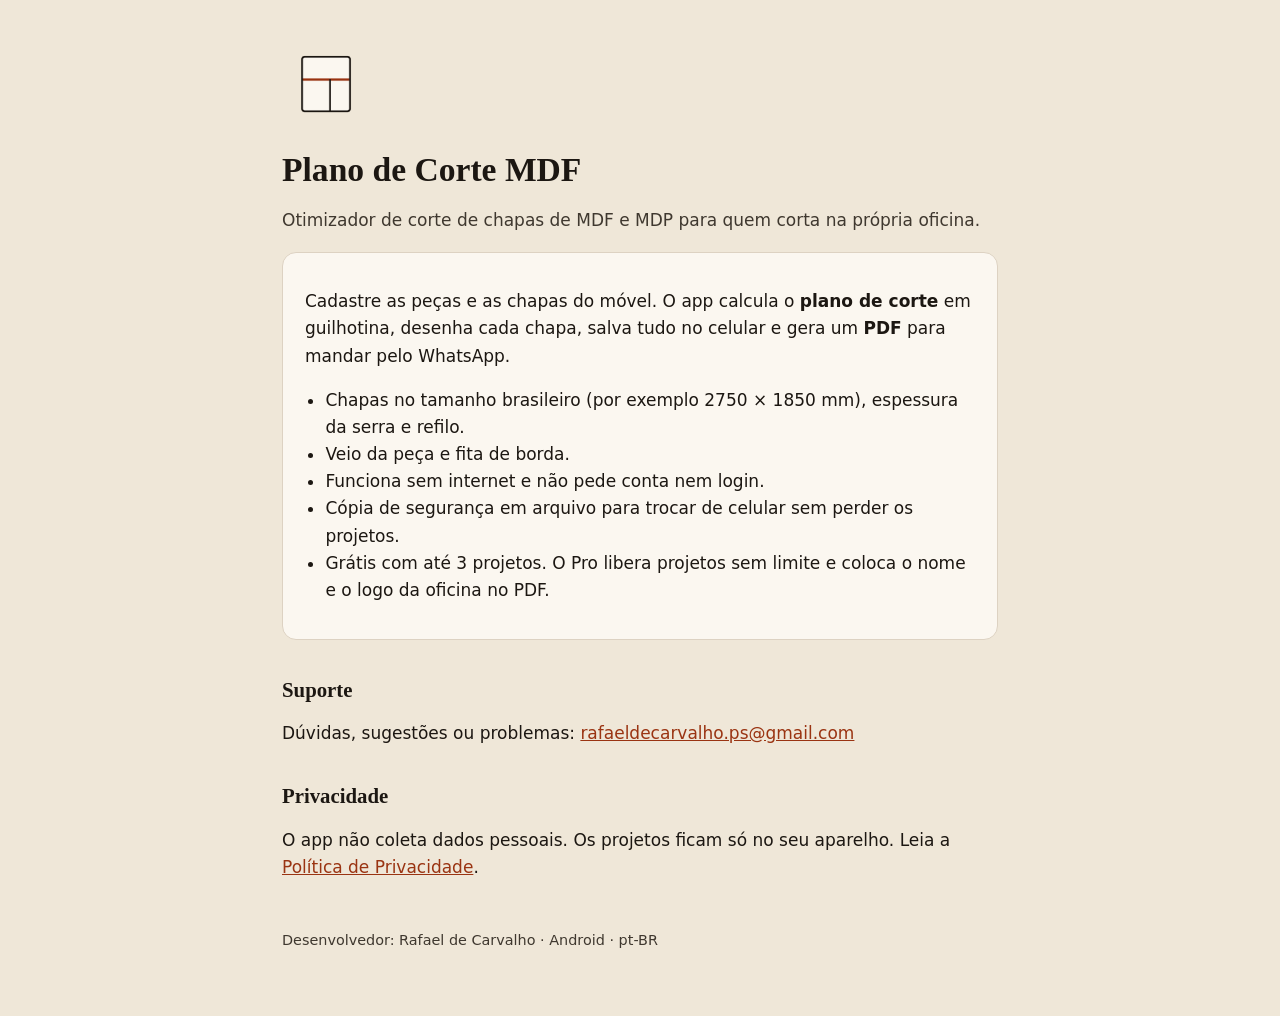
<file: index.html>
<!doctype html>
<html lang="pt-BR">
<head>
<meta charset="utf-8">
<meta name="viewport" content="width=device-width,initial-scale=1">
<title>Plano de Corte MDF: otimizador de corte de chapas para marceneiros</title>
<meta name="description" content="App Android de plano de corte de MDF e MDP para marceneiros. Otimiza o corte das chapas, desenha o plano, salva no celular e exporta PDF para o WhatsApp. Funciona offline.">
<link rel="icon" href="icon.png">
<link rel="stylesheet" href="style.css">
</head>
<body>
<main>
<header>
<img src="icon.png" alt="Ícone do Plano de Corte MDF">
<h1>Plano de Corte MDF</h1>
<p class="muted">Otimizador de corte de chapas de MDF e MDP para quem corta na própria oficina.</p>
</header>

<div class="card">
<p>Cadastre as peças e as chapas do móvel. O app calcula o <strong>plano de corte</strong> em guilhotina, desenha cada chapa, salva tudo no celular e gera um <strong>PDF</strong> para mandar pelo WhatsApp.</p>
<ul>
<li>Chapas no tamanho brasileiro (por exemplo 2750 × 1850 mm), espessura da serra e refilo.</li>
<li>Veio da peça e fita de borda.</li>
<li>Funciona sem internet e não pede conta nem login.</li>
<li>Cópia de segurança em arquivo para trocar de celular sem perder os projetos.</li>
<li>Grátis com até 3 projetos. O Pro libera projetos sem limite e coloca o nome e o logo da oficina no PDF.</li>
</ul>
</div>

<h2>Suporte</h2>
<p>Dúvidas, sugestões ou problemas: <a href="mailto:rafaeldecarvalho.ps@gmail.com">rafaeldecarvalho.ps@gmail.com</a></p>

<h2>Privacidade</h2>
<p>O app não coleta dados pessoais. Os projetos ficam só no seu aparelho. Leia a <a href="privacidade.html">Política de Privacidade</a>.</p>

<footer>Desenvolvedor: Rafael de Carvalho · Android · pt-BR</footer>
</main>
</body>
</html>
</file>
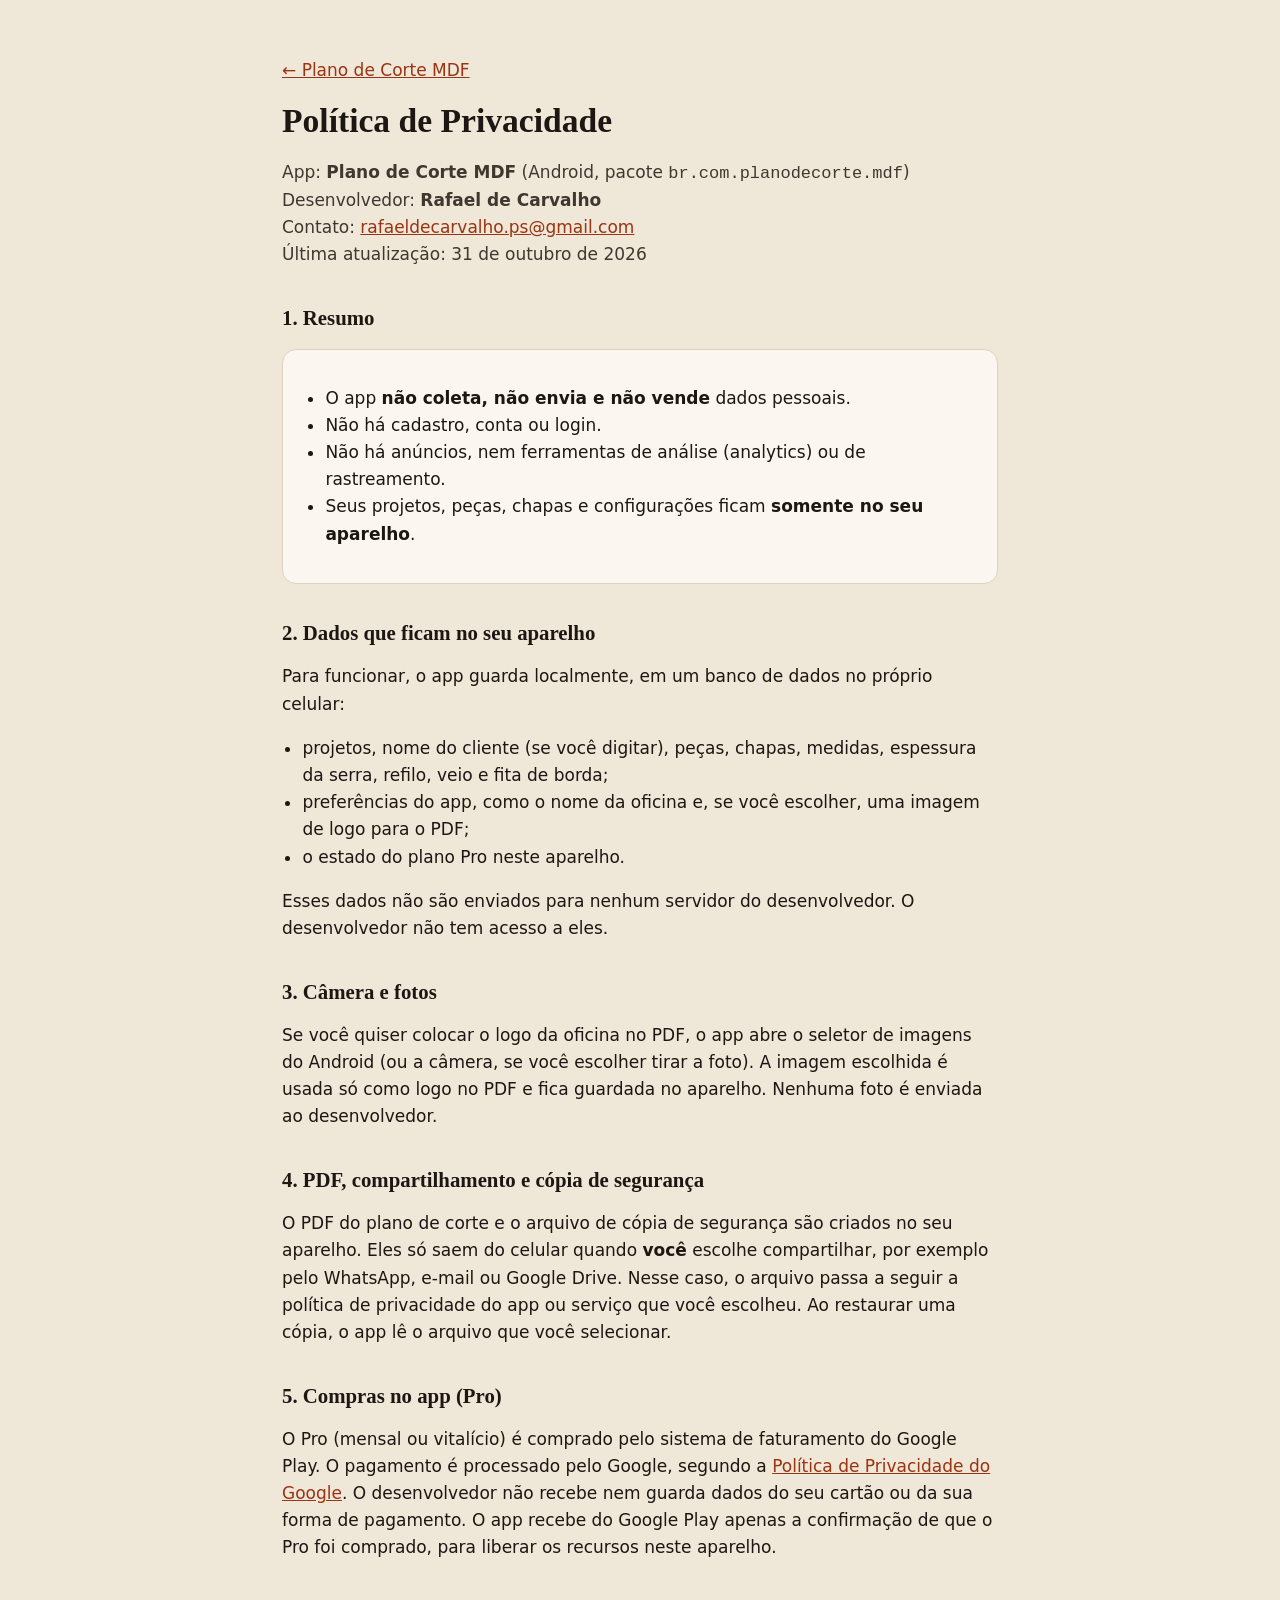
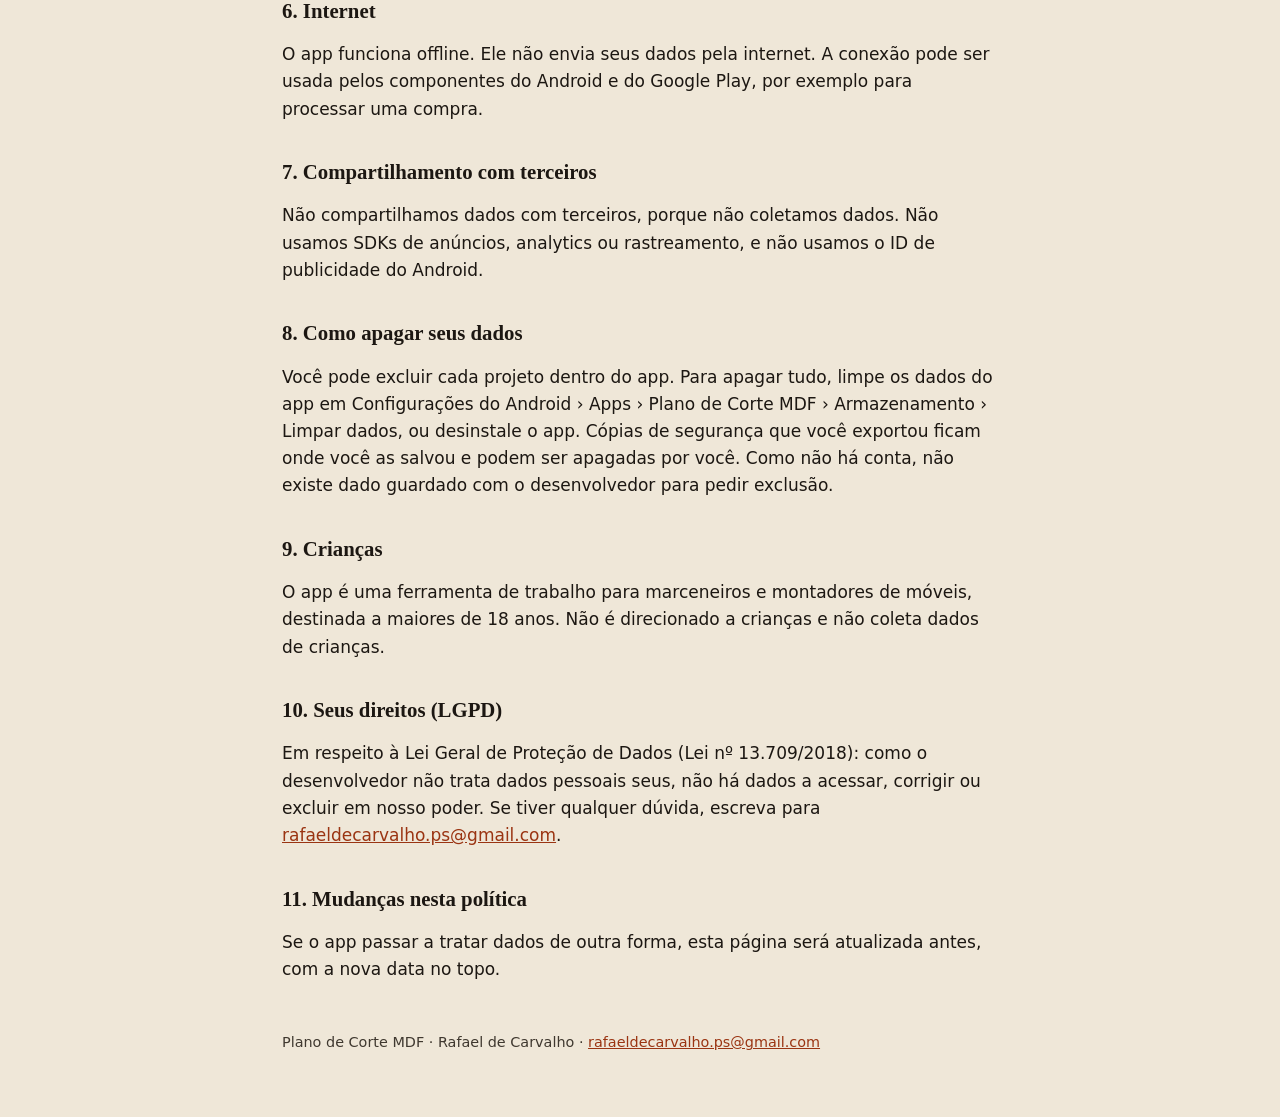
<file: privacidade.html>
<!doctype html>
<html lang="pt-BR">
<head>
<meta charset="utf-8">
<meta name="viewport" content="width=device-width,initial-scale=1">
<title>Política de Privacidade · Plano de Corte MDF</title>
<meta name="description" content="Política de Privacidade do app Android Plano de Corte MDF (br.com.planodecorte.mdf).">
<link rel="icon" href="icon.png">
<link rel="stylesheet" href="style.css">
</head>
<body>
<main>
<p><a href="index.html">← Plano de Corte MDF</a></p>
<h1>Política de Privacidade</h1>
<p class="muted">App: <strong>Plano de Corte MDF</strong> (Android, pacote <code>br.com.planodecorte.mdf</code>)<br>
Desenvolvedor: <strong>Rafael de Carvalho</strong><br>
Contato: <a href="mailto:rafaeldecarvalho.ps@gmail.com">rafaeldecarvalho.ps@gmail.com</a><br>
Última atualização: 31 de outubro de 2026</p>

<h2>1. Resumo</h2>
<div class="card">
<ul>
<li>O app <strong>não coleta, não envia e não vende</strong> dados pessoais.</li>
<li>Não há cadastro, conta ou login.</li>
<li>Não há anúncios, nem ferramentas de análise (analytics) ou de rastreamento.</li>
<li>Seus projetos, peças, chapas e configurações ficam <strong>somente no seu aparelho</strong>.</li>
</ul>
</div>

<h2>2. Dados que ficam no seu aparelho</h2>
<p>Para funcionar, o app guarda localmente, em um banco de dados no próprio celular:</p>
<ul>
<li>projetos, nome do cliente (se você digitar), peças, chapas, medidas, espessura da serra, refilo, veio e fita de borda;</li>
<li>preferências do app, como o nome da oficina e, se você escolher, uma imagem de logo para o PDF;</li>
<li>o estado do plano Pro neste aparelho.</li>
</ul>
<p>Esses dados não são enviados para nenhum servidor do desenvolvedor. O desenvolvedor não tem acesso a eles.</p>

<h2>3. Câmera e fotos</h2>
<p>Se você quiser colocar o logo da oficina no PDF, o app abre o seletor de imagens do Android (ou a câmera, se você escolher tirar a foto). A imagem escolhida é usada só como logo no PDF e fica guardada no aparelho. Nenhuma foto é enviada ao desenvolvedor.</p>

<h2>4. PDF, compartilhamento e cópia de segurança</h2>
<p>O PDF do plano de corte e o arquivo de cópia de segurança são criados no seu aparelho. Eles só saem do celular quando <strong>você</strong> escolhe compartilhar, por exemplo pelo WhatsApp, e-mail ou Google Drive. Nesse caso, o arquivo passa a seguir a política de privacidade do app ou serviço que você escolheu. Ao restaurar uma cópia, o app lê o arquivo que você selecionar.</p>

<h2>5. Compras no app (Pro)</h2>
<p>O Pro (mensal ou vitalício) é comprado pelo sistema de faturamento do Google Play. O pagamento é processado pelo Google, segundo a <a href="https://policies.google.com/privacy?hl=pt-BR">Política de Privacidade do Google</a>. O desenvolvedor não recebe nem guarda dados do seu cartão ou da sua forma de pagamento. O app recebe do Google Play apenas a confirmação de que o Pro foi comprado, para liberar os recursos neste aparelho.</p>

<h2>6. Internet</h2>
<p>O app funciona offline. Ele não envia seus dados pela internet. A conexão pode ser usada pelos componentes do Android e do Google Play, por exemplo para processar uma compra.</p>

<h2>7. Compartilhamento com terceiros</h2>
<p>Não compartilhamos dados com terceiros, porque não coletamos dados. Não usamos SDKs de anúncios, analytics ou rastreamento, e não usamos o ID de publicidade do Android.</p>

<h2>8. Como apagar seus dados</h2>
<p>Você pode excluir cada projeto dentro do app. Para apagar tudo, limpe os dados do app em Configurações do Android › Apps › Plano de Corte MDF › Armazenamento › Limpar dados, ou desinstale o app. Cópias de segurança que você exportou ficam onde você as salvou e podem ser apagadas por você. Como não há conta, não existe dado guardado com o desenvolvedor para pedir exclusão.</p>

<h2>9. Crianças</h2>
<p>O app é uma ferramenta de trabalho para marceneiros e montadores de móveis, destinada a maiores de 18 anos. Não é direcionado a crianças e não coleta dados de crianças.</p>

<h2>10. Seus direitos (LGPD)</h2>
<p>Em respeito à Lei Geral de Proteção de Dados (Lei nº 13.709/2018): como o desenvolvedor não trata dados pessoais seus, não há dados a acessar, corrigir ou excluir em nosso poder. Se tiver qualquer dúvida, escreva para <a href="mailto:rafaeldecarvalho.ps@gmail.com">rafaeldecarvalho.ps@gmail.com</a>.</p>

<h2>11. Mudanças nesta política</h2>
<p>Se o app passar a tratar dados de outra forma, esta página será atualizada antes, com a nova data no topo.</p>

<footer>Plano de Corte MDF · Rafael de Carvalho · <a href="mailto:rafaeldecarvalho.ps@gmail.com">rafaeldecarvalho.ps@gmail.com</a></footer>
</main>
</body>
</html>
</file>
<file: style.css>
:root{--bg:#EFE7D8;--paper:#FBF7F0;--ink:#1C1712;--muted:#3F382F;--red:#9A3412}
*{box-sizing:border-box}
body{margin:0;background:var(--bg);color:var(--ink);font:17px/1.6 system-ui,-apple-system,"Segoe UI",Roboto,sans-serif}
main{max-width:760px;margin:0 auto;padding:40px 22px 64px}
h1,h2{font-family:Georgia,"Times New Roman",serif;line-height:1.2}
h1{font-size:2.1rem;margin:.4em 0}
h2{font-size:1.3rem;margin-top:1.8em}
a{color:var(--red)}
.card{background:var(--paper);border:1px solid #DDD2C2;border-radius:14px;padding:18px 22px;margin:18px 0}
.muted{color:var(--muted)}
header img{width:88px;height:88px;border-radius:20px}
footer{margin-top:48px;font-size:.9rem;color:var(--muted)}
ul{padding-left:1.2em}
</file>
